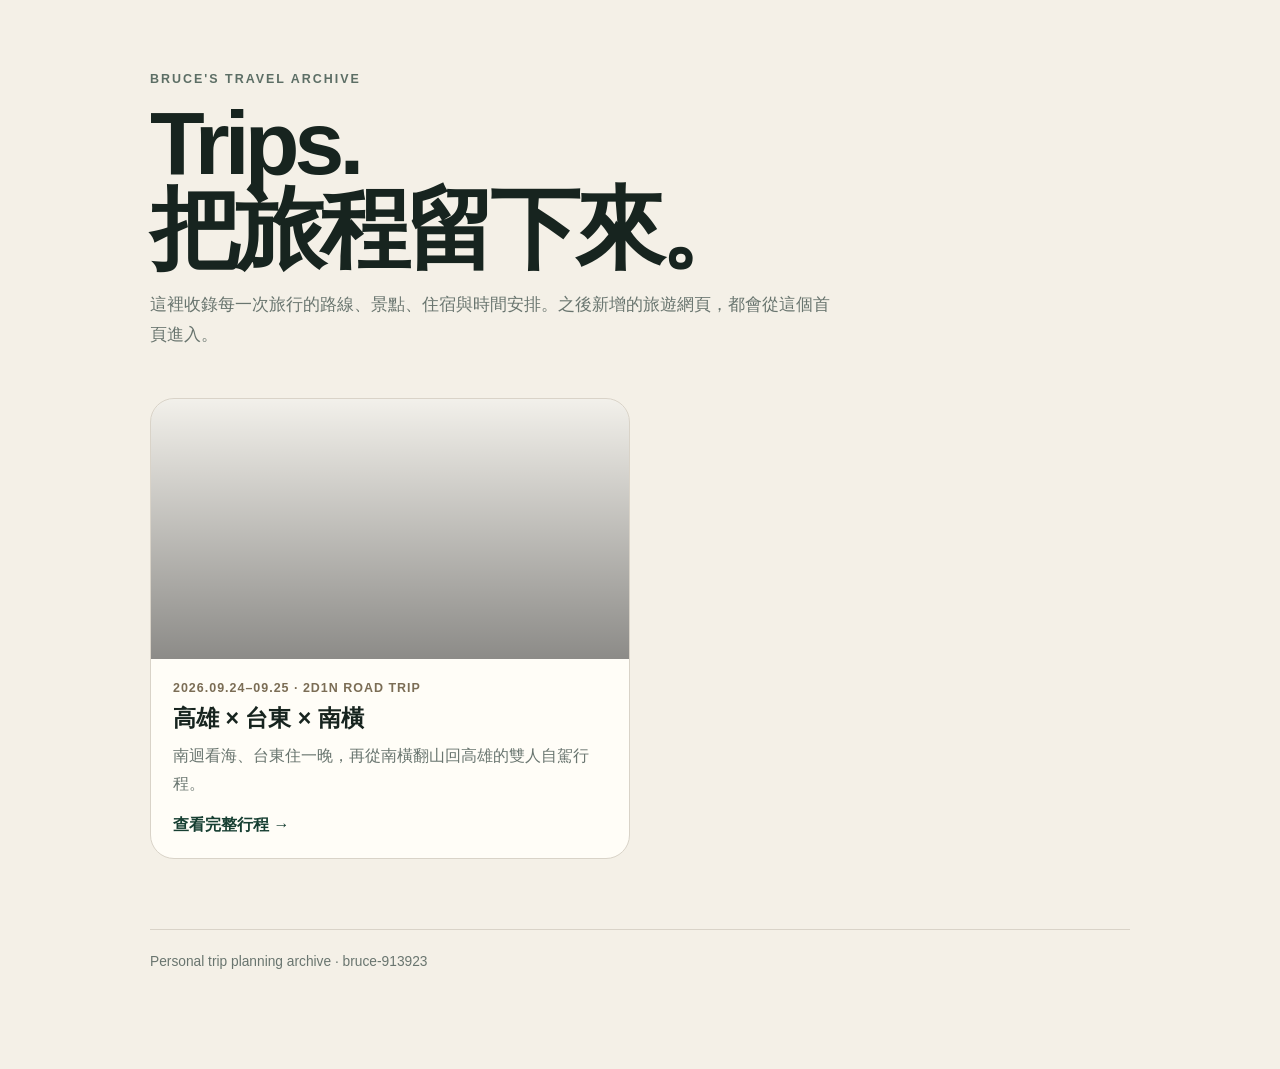
<file: index.html>
<!doctype html>
<html lang="zh-Hant">
<head>
<meta charset="utf-8">
<meta name="viewport" content="width=device-width,initial-scale=1">
<title>Bruce's Trips｜旅行行程收藏</title>
<meta name="description" content="個人旅行行程與自駕路線收藏。">
<style>
:root{--bg:#f4f0e7;--ink:#17241f;--muted:#69756f;--card:#fffdf7;--line:#d9d3c8;--green:#173f32;--sand:#d9b77f}
*{box-sizing:border-box}body{margin:0;background:var(--bg);color:var(--ink);font-family:-apple-system,BlinkMacSystemFont,"PingFang TC","Noto Sans TC","Microsoft JhengHei",sans-serif}
main{width:min(980px,calc(100% - 32px));margin:auto;padding:72px 0 100px}
.eyebrow{font-size:.78rem;letter-spacing:.16em;font-weight:800;color:#5c6e65}
h1{font-size:clamp(2.7rem,7vw,5.8rem);line-height:.96;letter-spacing:-.055em;margin:14px 0 18px}
.lead{max-width:680px;color:var(--muted);font-size:1.05rem;line-height:1.8}
.grid{display:grid;grid-template-columns:repeat(2,1fr);gap:20px;margin-top:48px}
.card{display:block;text-decoration:none;color:inherit;background:var(--card);border:1px solid var(--line);border-radius:24px;overflow:hidden;transition:.18s transform,.18s box-shadow}
.card:hover{transform:translateY(-3px);box-shadow:0 18px 40px rgba(30,45,38,.10)}
.visual{height:260px;background:linear-gradient(180deg,rgba(0,0,0,.05),rgba(0,0,0,.45)),url('https://www.taiwan.nps.gov.tw/upload/filesys/image/01_chinese/2022_Journal/14/trail1.jpg') center/cover}
.body{padding:22px}.meta{font-size:.78rem;font-weight:800;color:#7b6d55;letter-spacing:.08em}.body h2{font-size:1.45rem;margin:8px 0}.body p{color:var(--muted);line-height:1.7;margin:0}.arrow{margin-top:18px;font-weight:800;color:var(--green)}
footer{margin-top:70px;padding-top:24px;border-top:1px solid var(--line);color:var(--muted);font-size:.86rem}
@media(max-width:680px){main{padding-top:52px}.grid{grid-template-columns:1fr}.visual{height:220px}}
</style>
</head>
<body>
<main>
  <div class="eyebrow">BRUCE'S TRAVEL ARCHIVE</div>
  <h1>Trips.<br>把旅程留下來。</h1>
  <p class="lead">這裡收錄每一次旅行的路線、景點、住宿與時間安排。之後新增的旅遊網頁，都會從這個首頁進入。</p>
  <div class="grid">
    <a class="card" href="./taitung-southcross-2d1n/">
      <div class="visual"></div>
      <div class="body">
        <div class="meta">2026.09.24–09.25 · 2D1N ROAD TRIP</div>
        <h2>高雄 × 台東 × 南橫</h2>
        <p>南迴看海、台東住一晚，再從南橫翻山回高雄的雙人自駕行程。</p>
        <div class="arrow">查看完整行程 →</div>
      </div>
    </a>
  </div>
  <footer>Personal trip planning archive · bruce-913923</footer>
</main>
</body>
</html>
</file>
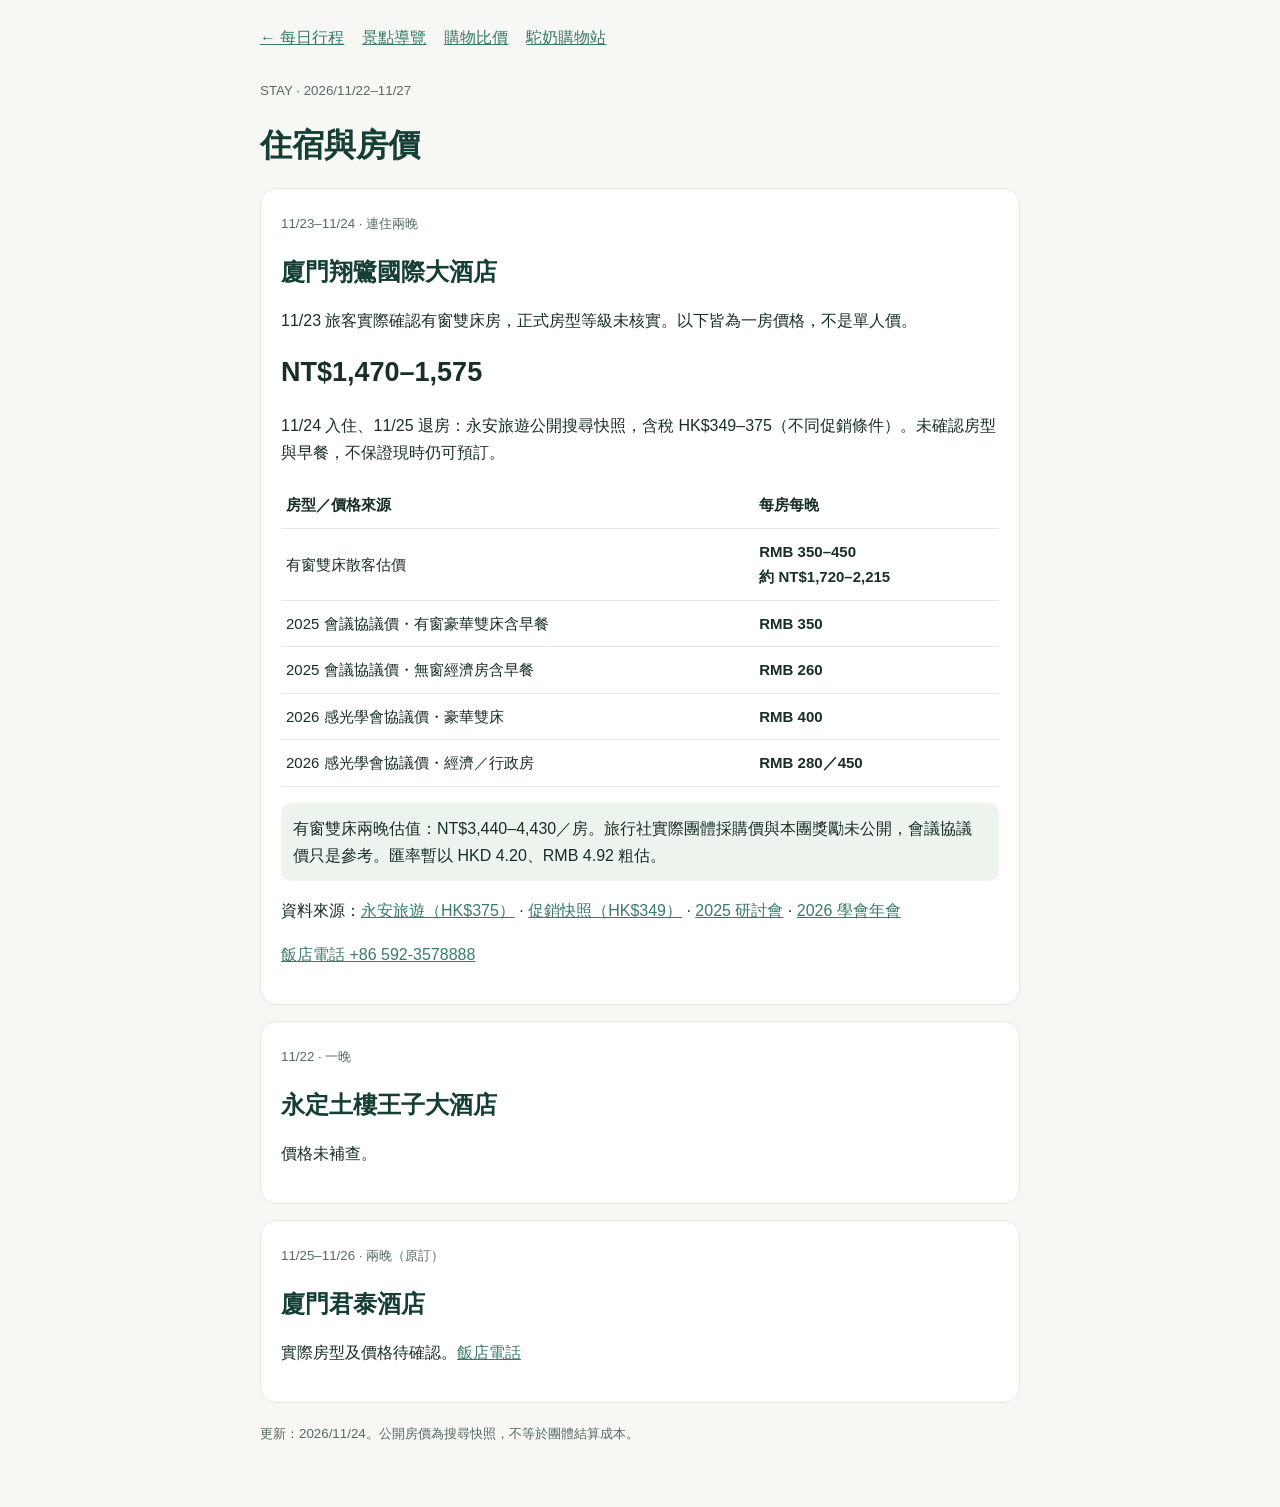
<file: kinmen-xiamen-tulou-6d/hotels.html>
<!doctype html><html lang="zh-Hant"><head><meta charset="utf-8"><meta name="viewport" content="width=device-width,initial-scale=1,viewport-fit=cover"><meta name="theme-color" content="#123d33"><title>住宿價格｜金廈土樓六日</title><style>body{margin:0;background:#f7f7f4;color:#192e28;font:16px/1.7 -apple-system,BlinkMacSystemFont,"Noto Sans TC",sans-serif}main{max-width:760px;margin:auto;padding:24px 16px 60px}h1,h2{line-height:1.3;color:#153e35}a{color:#387b68}nav{display:flex;gap:18px;flex-wrap:wrap;margin-bottom:25px}article{background:white;border:1px solid #e5e9e2;border-radius:16px;padding:20px;margin:16px 0}small{color:#566b60}table{border-collapse:collapse;width:100%;font-size:15px}th,td{padding:10px 5px;text-align:left;border-bottom:1px solid #e5e9e2}td:last-child{font-weight:600}strong{color:#153e35}.price{font-size:27px;font-weight:700}.note{background:#edf4ed;padding:12px;border-radius:10px}</style></head><body><main><nav><a href="./#schedule">← 每日行程</a><a href="./#guides">景點導覽</a><a href="./#shopping">購物比價</a><a href="./camel-milk.html">駝奶購物站</a></nav><small>STAY · 2026/11/22–11/27</small><h1>住宿與房價</h1><article><small>11/23–11/24 · 連住兩晚</small><h2>廈門翔鷺國際大酒店</h2><p>11/23 旅客實際確認有窗雙床房，正式房型等級未核實。以下皆為一房價格，不是單人價。</p><div class="price">NT$1,470–1,575</div><p>11/24 入住、11/25 退房：永安旅遊公開搜尋快照，含稅 HK$349–375（不同促銷條件）。未確認房型與早餐，不保證現時仍可預訂。</p><table><thead><tr><th>房型／價格來源</th><th>每房每晚</th></tr></thead><tbody><tr><td>有窗雙床散客估價</td><td>RMB 350–450<br>約 NT$1,720–2,215</td></tr><tr><td>2025 會議協議價・有窗豪華雙床含早餐</td><td>RMB 350</td></tr><tr><td>2025 會議協議價・無窗經濟房含早餐</td><td>RMB 260</td></tr><tr><td>2026 感光學會協議價・豪華雙床</td><td>RMB 400</td></tr><tr><td>2026 感光學會協議價・經濟／行政房</td><td>RMB 280／450</td></tr></tbody></table><p class="note">有窗雙床兩晚估值：NT$3,440–4,430／房。旅行社實際團體採購價與本團獎勵未公開，會議協議價只是參考。匯率暫以 HKD 4.20、RMB 4.92 粗估。</p><p>資料來源：<a href="https://www.wingontravel.com/hotel/list/?CheckInDate=2026-11-24&amp;CheckOutDate=2026-11-25&amp;CityID=25&amp;Keyword=%E5%BB%88%E9%96%80">永安旅遊（HK$375）</a> · <a href="https://www.wingontravel.com/hotel/list?CityID=25&amp;Search=1&amp;bid=15&amp;checkInDate=2026-11-24&amp;checkOutDate=2026-11-25&amp;cid=5&amp;did=24782416_%E7%89%B9%E9%A6%99%E5%8C%85%EF%BC%88%E8%BC%AA%E6%B8%A1%E5%BA%97%EF%BC%89">促銷快照（HK$349）</a> · <a href="https://www.hbzhan.com/meeting/detail/3102.html">2025 研討會</a> · <a href="https://www.csist.org.cn/a2819.html">2026 學會年會</a></p><p><a href="tel:+865923578888">飯店電話 +86 592-3578888</a></p></article><article><small>11/22 · 一晚</small><h2>永定土樓王子大酒店</h2><p>價格未補查。</p></article><article><small>11/25–11/26 · 兩晚（原訂）</small><h2>廈門君泰酒店</h2><p>實際房型及價格待確認。<a href="tel:+865926738888">飯店電話</a></p></article><small>更新：2026/11/24。公開房價為搜尋快照，不等於團體結算成本。</small></main></body></html>
</file>
